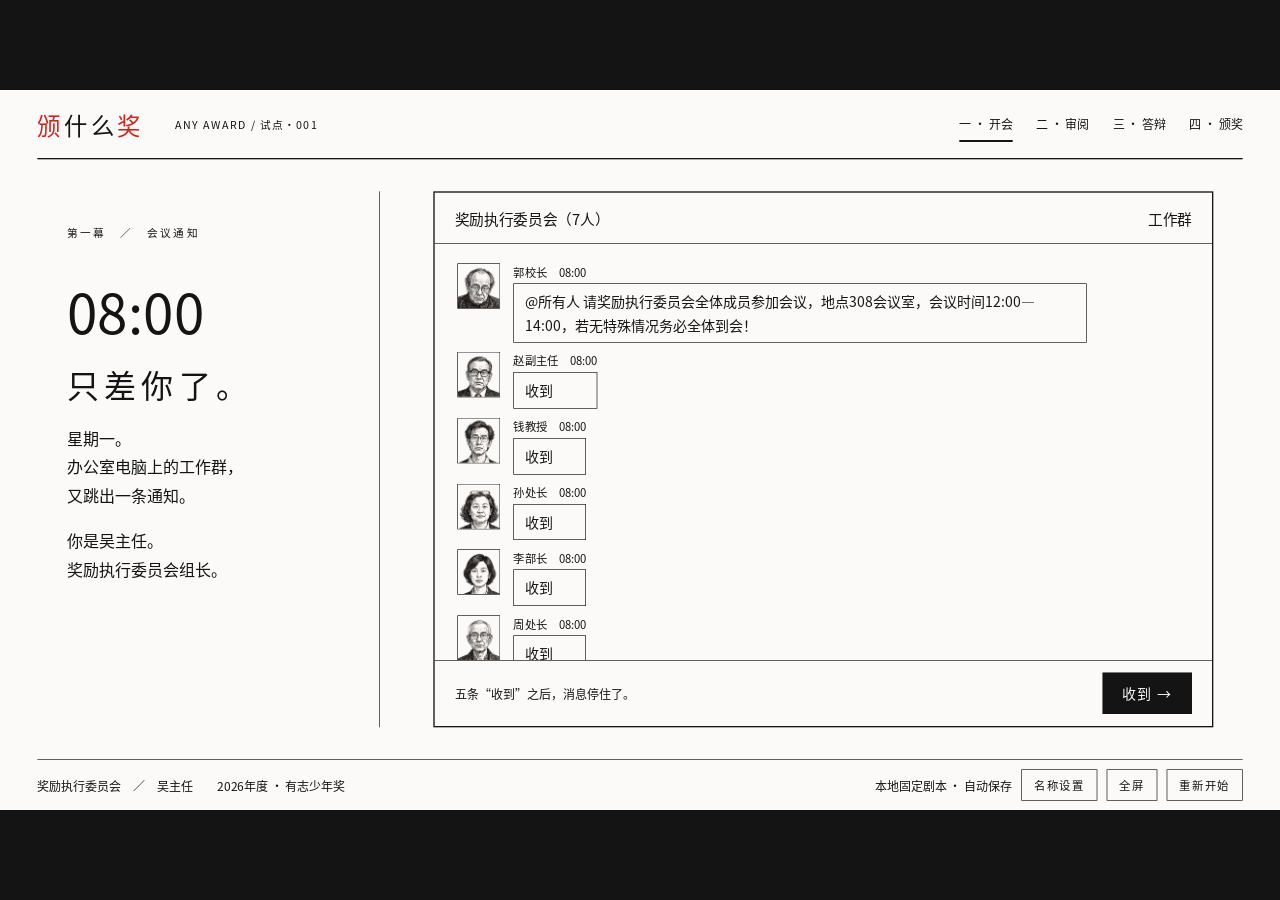
<file: any-award-standalone/index.html>
<!doctype html>
<html lang="zh-CN">
<head><meta charset="utf-8"><meta name="viewport" content="width=device-width,initial-scale=1"><title>颁什么奖 · 有志少年奖</title><link rel="stylesheet" href="style.css"></head>
<body><div id="viewport"><main id="game" aria-label="颁什么奖游戏原型"><header id="header"></header><section id="stage"></section><footer id="footer"></footer><div id="overlay"></div></main></div><script src="data.js"></script><script src="app.js"></script></body>
</html>
</file>
<file: any-award-standalone/style.css>
@font-face{font-family:SourceHanSans;src:url("assets/fonts/SourceHanSansSC-Regular.otf") format("opentype");font-weight:400;font-style:normal;font-display:block}
:root{--paper:#fcfaf9;--ink:#141414;--red:#d0241c;color-scheme:light}*{box-sizing:border-box}html,body{margin:0;width:100%;height:100%;overflow:hidden;background:var(--ink);color:var(--ink)}body{font-family:SourceHanSans,sans-serif;font-weight:400}button,input,textarea{font:inherit;color:var(--ink);background:var(--paper)}button{border:1.5px solid var(--ink);padding:15px 28px;cursor:pointer;letter-spacing:2px;font-family:SourceHanSans,sans-serif;font-size:21px}button:hover,button:focus-visible{outline:3px double var(--ink);outline-offset:4px}button:disabled{cursor:not-allowed;border-style:dashed;text-decoration:line-through}button.primary{background:var(--ink);color:var(--paper)}button.small{padding:10px 18px;font-size:17px}button.brush{border:0;border-bottom:2px solid var(--red);color:var(--red);font-family:SourceHanSans,sans-serif;font-size:30px;background:var(--paper)}#viewport{position:absolute;inset:0;display:flex;align-items:center;justify-content:center}#game{width:1920px;height:1080px;flex:none;position:relative;transform-origin:center;background:var(--paper);overflow:hidden}#header{height:104px;margin:0 56px;border-bottom:2px solid var(--ink);display:flex;align-items:center;gap:46px}.logo{font-size:35px;letter-spacing:5px;font-weight:normal;white-space:nowrap}.logo em{font-style:normal;color:var(--red)}.chapters{display:flex;gap:35px;margin-left:auto;font-family:SourceHanSans,sans-serif;font-size:18px}.chapters span{padding:12px 0}.chapters .active{border-bottom:3px solid var(--ink)}.serial{font:16px SourceHanSans,sans-serif;letter-spacing:2px}#stage{position:relative;height:900px}#footer{position:absolute;bottom:0;left:56px;right:56px;height:76px;border-top:1px solid var(--ink);display:flex;align-items:center;justify-content:space-between;font-size:18px}.foot-tools{display:flex;gap:14px;align-items:center}.eyebrow{font-family:SourceHanSans,sans-serif;font-size:16px;letter-spacing:4px}.section-title{font-size:48px;font-weight:normal;letter-spacing:8px;margin:16px 0 24px}.subtitle{font-size:23px;line-height:1.75}.actions{display:flex;gap:20px;align-items:center;flex-wrap:wrap}.mono{font-family:SourceHanSans,sans-serif}.chat-layout{display:grid;grid-template-columns:470px 1fr;height:100%;padding:48px 100px;gap:80px}.chat-intro{border-right:1px solid var(--ink);padding:50px 60px 0 0}.chat-intro .time{font:82px SourceHanSans,sans-serif;margin:45px 0 10px}.chat-intro p{font-size:24px;line-height:1.8}.chat-panel{display:flex;flex-direction:column;border:2px solid var(--ink);height:804px}.chat-title{padding:22px 30px;border-bottom:1px solid var(--ink);font:22px SourceHanSans,sans-serif;display:flex;justify-content:space-between}.messages{flex:1;padding:15px 34px;overflow:auto}.message{display:flex;gap:20px;margin:14px 0;align-items:flex-start}.avatar{width:64px;height:68px;object-fit:cover;border:1px solid var(--ink)}.message-content{max-width:860px}.message-name{font-size:17px;margin:0 0 5px}.bubble{border:1px solid var(--ink);padding:9px 16px;font-size:21px;line-height:1.65}.chat-send{border-top:1px solid var(--ink);padding:18px 30px;display:flex;justify-content:space-between;align-items:center;font-size:18px}.meeting-bg{position:absolute;left:0;top:0;width:1920px;height:900px;object-fit:cover}.scene-tag{position:absolute;top:30px;left:58px;background:var(--paper);border:1px solid var(--ink);padding:13px 22px;font-size:18px;letter-spacing:3px}.cast{position:absolute;width:365px;height:590px;object-fit:contain;bottom:280px}.cast.left{left:140px}.cast.right{right:120px}.speaker-cast{position:absolute;left:590px;bottom:285px;width:410px;height:590px;object-fit:contain}.dialogue{position:absolute;left:100px;right:100px;bottom:26px;height:264px;background:var(--paper);border:2px solid var(--ink);padding:30px 38px;display:flex;flex-direction:column}.speaker{font-size:26px;letter-spacing:4px;padding-bottom:12px;border-bottom:1px solid var(--ink)}.speech{font-size:29px;line-height:1.75;margin:13px 0;flex:1}.dialogue .actions{justify-content:flex-end}.side-note{position:absolute;right:90px;top:90px;width:400px;padding:22px;background:var(--paper);border:1px solid var(--ink);font-size:23px;line-height:1.8}.document-layout{height:900px;display:flex;justify-content:center;gap:100px;padding:22px 0}.paper{background:var(--paper);border:1.5px solid var(--ink);width:598px;height:846px;padding:52px 53px;position:relative;flex:none}.redhead{color:var(--red);text-align:center;font-size:30px;letter-spacing:6px;border-bottom:3px solid var(--red);padding-bottom:16px}.docno{text-align:center;margin:15px 0 25px;font:14px SourceHanSans,sans-serif}.paper h2{text-align:center;font-size:24px;line-height:1.6;font-weight:normal;margin:20px 0}.paper p{font-size:19px;line-height:1.75;text-indent:2em}.paper .signoff{text-align:right;margin-top:28px;font-size:18px;line-height:1.9}.document-aside{width:400px;align-self:center}.document-aside p{font-size:25px;line-height:1.8}.stamp{border:4px solid var(--red);border-radius:50%;width:128px;height:128px;color:var(--red);font-size:22px;display:flex;align-items:center;justify-content:center;text-align:center;line-height:1.6;transform:rotate(-12deg);background:var(--paper)}.paper .stamp{position:absolute;right:48px;bottom:82px}.desk-head{position:absolute;top:35px;left:80px;right:80px;display:flex;justify-content:space-between;align-items:flex-start}.desk-head p{margin:6px 0;font-size:21px}.desk{position:absolute;top:190px;left:65px;right:65px;bottom:105px;border:3px solid var(--ink);border-radius:36px 30px 14px 24px}.desk:after{content:"";position:absolute;left:20px;right:20px;bottom:-17px;height:12px;border:2px solid var(--ink);border-top:0;pointer-events:none}.desk-line{position:absolute;width:230px;height:6px;border-top:1px solid var(--ink);transform:rotate(-2deg);left:80px;bottom:50px}.desk-line.second{left:auto;right:100px;width:140px;bottom:130px}.desk-label{position:absolute;right:55px;top:30px;font:15px SourceHanSans,sans-serif;letter-spacing:3px}.file-card{position:absolute;width:266px;height:152px;border:2px solid var(--ink);background:var(--paper);padding:32px 22px;cursor:grab;touch-action:none;user-select:none;display:flex;flex-direction:column;align-items:center;justify-content:center;gap:14px}.file-card:before{content:"";position:absolute;inset:6px;border:1px solid var(--ink);pointer-events:none}.file-card strong{font-size:32px;font-weight:normal;letter-spacing:7px}.file-card span{font-size:21px}.file-card:active{cursor:grabbing}.file-card:focus-visible{outline:3px double var(--ink);outline-offset:7px}.desk-bottom{position:absolute;left:80px;right:80px;bottom:25px;display:flex;justify-content:space-between;align-items:center;font-size:21px}.desk-tools{display:flex;gap:18px;align-items:center}.selection-text{max-width:960px}.overlay-back{position:absolute;inset:104px 0 76px;background:var(--paper);z-index:100;display:flex;align-items:center;justify-content:center;gap:70px}.form-paper{width:598px;height:846px;padding:25px 28px;cursor:zoom-out;overflow:hidden}.form-paper h2{font-size:27px;letter-spacing:5px;margin:9px 0 8px}.form-top{display:flex;justify-content:space-between;font-size:14px}.form-paper .docno{margin:8px 0 15px}.form-paper table{border-collapse:collapse;width:100%;font-size:16px;line-height:1.4;table-layout:fixed}.form-paper th,.form-paper td{border:1px solid var(--ink);padding:5px 8px;text-align:left;vertical-align:top;overflow-wrap:anywhere;font-weight:normal}.form-paper th{width:80px;font-size:16px}.form-paper .archive td{border:2px solid var(--ink)}.form-paper .notes{font-size:14px;line-height:1.7;margin-top:10px}.form-controls{width:400px}.form-controls h2{font-weight:normal;font-size:40px;letter-spacing:6px}.form-controls p{font-size:23px;line-height:1.8}.form-controls .actions{margin:30px 0}.handnote{font-family:SourceHanSans,sans-serif;color:var(--red);font-size:30px}.back-page p{text-indent:0;font-size:22px;line-height:1.9}.writing-lines{height:300px;background:var(--paper);display:flex;flex-direction:column;gap:38px;margin-top:20px}.writing-lines i{border-bottom:1px solid var(--ink);height:1px}.stage-floor{position:absolute;left:190px;right:190px;bottom:305px;border-top:3px solid var(--ink);height:25px;border-bottom:1px solid var(--ink);transform:skewX(-20deg)}.stage-floor:after{content:"";position:absolute;left:50px;right:50px;top:36px;border-bottom:1px solid var(--ink)}.student{position:absolute;left:780px;bottom:330px;width:355px;height:500px;object-fit:contain}.defense-info{position:absolute;left:100px;top:145px;width:475px;border-top:2px solid var(--ink);padding-top:20px}.defense-info h2{font-size:42px;font-weight:normal;letter-spacing:6px;margin:10px 0}.defense-info p{font-size:23px;line-height:1.8}.defense-committee{position:absolute;right:180px;top:130px;width:240px;height:390px;object-fit:contain}.placeholder-note{position:absolute;right:70px;top:30px;font-size:16px;letter-spacing:2px}.decision-layout{padding:40px 80px}.decision-list{display:flex;gap:28px;margin:30px 0}.decision-card{width:540px;min-height:420px;border:1px solid var(--ink);padding:30px}.decision-card h3{font-size:34px;font-weight:normal;margin:0 0 16px}.decision-card p{font-size:23px;line-height:1.8}.decision-card.chosen{border:3px solid var(--ink)}.decision-note{font-size:22px;margin:22px 0}.certificate{position:absolute;left:235px;top:90px;width:350px;height:495px;border:5px double var(--ink);padding:30px;text-align:center}.certificate h2{color:var(--red);font-size:42px;letter-spacing:12px;font-weight:normal;margin:8px 0 25px}.certificate p{font-size:24px;line-height:1.8}.certificate .stamp{position:absolute;right:24px;bottom:18px;width:85px;height:85px;font-size:16px}.end-layout{display:flex;gap:100px;align-items:center;justify-content:center;height:100%}.end-paper{width:480px;height:679px;padding:50px}.end-paper h2{font-size:34px}.end-copy{width:650px}.end-copy h2{font-size:55px;letter-spacing:8px;font-weight:normal}.end-copy p{font-size:26px;line-height:1.9}.error-note{font-size:22px;border:2px solid var(--ink);padding:45px;margin:100px}.confirm-box{border:2px solid var(--ink);padding:50px;width:720px;background:var(--paper)}.confirm-box h2{font-size:36px;font-weight:normal}.confirm-box p{font-size:25px;line-height:1.8}input[type=checkbox],input[type=radio]{accent-color:var(--ink)}

/* v2: unmodified original art, bust framing, spatial shortlisting. */
.paper:not(.form-paper),.certificate{font-family:SimSun,"宋体",serif}
.form-paper,.form-paper .docno,.form-paper .handnote,.form-paper .signoff{font-family:SourceHanSans,sans-serif}
.cast,.speaker-cast{width:640px;height:1280px;bottom:auto;top:90px;object-fit:contain;object-position:top;clip-path:inset(0 0 755px 0)}
.cast.left{left:50px}.speaker-cast{left:620px}
.defense-committee{width:480px;height:960px;top:155px;right:80px;object-fit:contain;object-position:top;clip-path:inset(0 0 530px 0)}
.dialogue{z-index:10;height:290px}.speech{font-size:26px;line-height:1.7;margin:10px 0}.side-note{width:360px}
.review-zone{position:absolute;left:0;top:0;width:66.666667%;height:100%;border-right:2px solid var(--ink);pointer-events:none}
.shortlist-zone{position:absolute;left:66.666667%;top:0;right:0;height:100%;pointer-events:none}
.review-zone>span,.shortlist-zone>span{position:absolute;top:22px;left:30px;font-size:25px;letter-spacing:5px}
.shortlist-zone small{position:absolute;top:60px;left:30px;font-size:17px}
.confirm-box label{display:block;font-size:22px;margin:20px 0}.confirm-box input{display:block;width:100%;padding:12px;border:1px solid var(--ink);margin-top:8px;font-size:23px}
.form-paper table{font-size:15px;line-height:1.4}.form-paper th{font-size:15px}.form-paper th,.form-paper td{padding:4px 7px}
</file>
